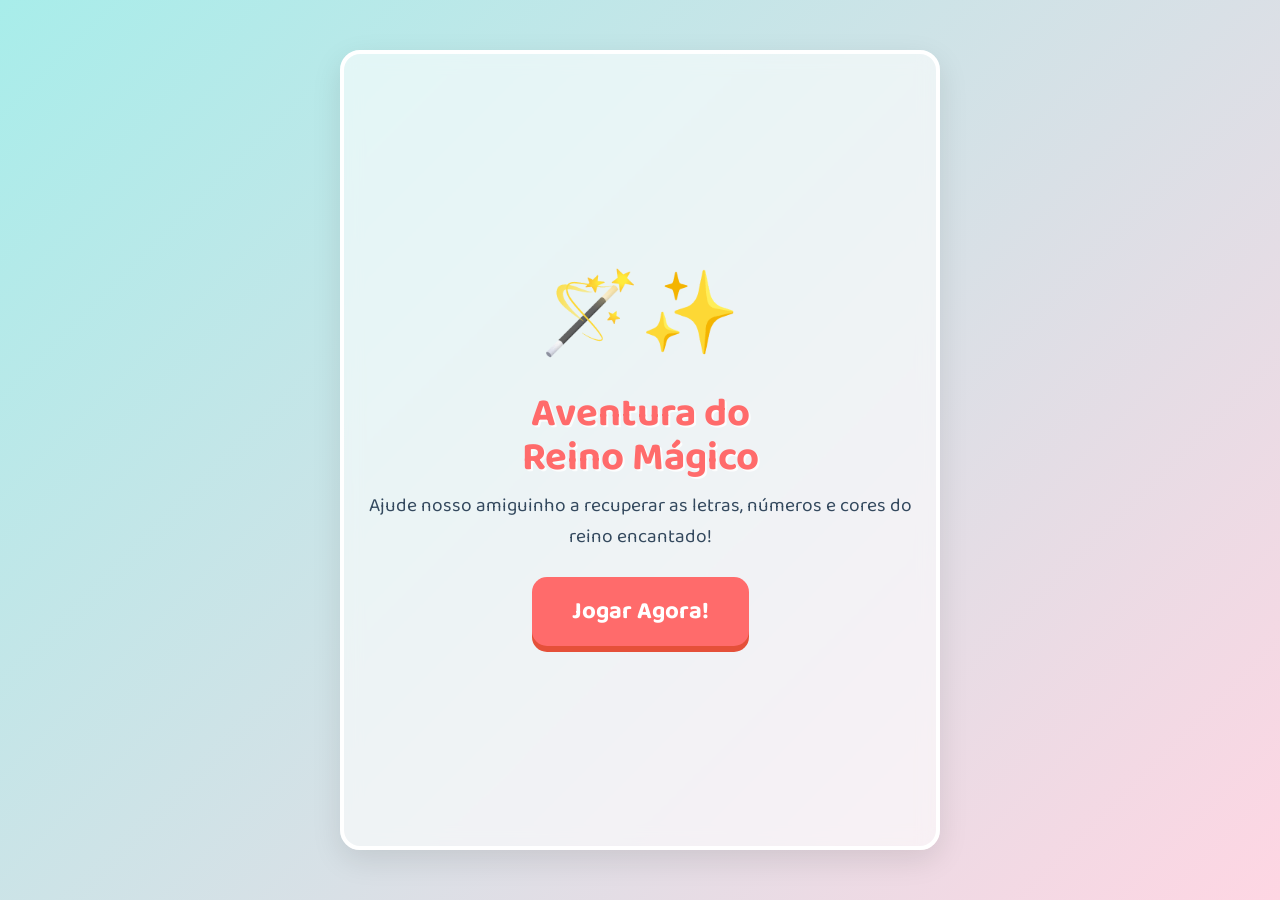
<file: index.html>
<!DOCTYPE html>
<html lang="pt-BR">
<head>
    <meta charset="UTF-8">
    <meta name="viewport" content="width=device-width, initial-scale=1.0">
    <title>Aventura do Reino Mágico</title>
    <meta name="description" content="Jogo educativo para crianças de 5 a 7 anos.">
    <!-- Fonte Google amigável e arredondada -->
    <link href="https://fonts.googleapis.com/css2?family=Baloo+2:wght@500;700;800&display=swap" rel="stylesheet">
    <link rel="stylesheet" href="./css/style.css">
</head>
<body>

    <!-- CONTAINER PRINCIPAL DO JOGO -->
    <div id="game-container">

        <!-- TELA INICIAL -->
        <div id="screen-start" class="screen active">
            <div class="mascot">🪄✨</div>
            <h1>Aventura do <br> Reino Mágico</h1>
            <p>Ajude nosso amiguinho a recuperar as letras, números e cores do reino encantado!</p>
            <button id="btn-start" class="btn-primary pulse">Jogar Agora!</button>
        </div>

        <!-- TELA DO JOGO (GAMEPLAY) -->
        <div id="screen-game" class="screen">
            <!-- CABEÇALHO COM FASE, PONTOS E VIDAS -->
            <header class="game-header">
                <div class="phase-info">Fase <span id="current-phase">1</span></div>
                <div class="score-info">Pontos: <span id="score">0</span></div>
                <div class="lives-info" id="lives">
                    <span class="heart">❤️</span>
                    <span class="heart">❤️</span>
                    <span class="heart">❤️</span>
                </div>
            </header>

            <!-- TEMPORIZADOR (visível nas fases difíceis) -->
            <div id="timer-container" class="hidden">
                <div id="timer-bar"></div>
            </div>

            <!-- ÁREA DA PERGUNTA/DESAFIO -->
            <main class="game-board">
                <h2 id="question-text">Qual letra começa MAÇÃ?</h2>
                <div id="question-visual" class="visual-area">
                    <!-- Onde vai a imagem/emoji ou cartas de memória -->
                    <span class="emoji-big">🍎</span>
                </div>

                <!-- BOTÕES DE OPÇÕES (respostas) -->
                <div id="options-container" class="options-grid">
                    <!-- Gerados via JavaScript -->
                </div>
            </main>
        </div>

        <!-- TELA DE GAME OVER -->
        <div id="screen-gameover" class="screen">
            <div class="mascot">😢</div>
            <h1>Puxa vida!</h1>
            <p>Os itens fugiram. Vamos tentar de novo?</p>
            <div class="final-score">Sua Pontuação: <span id="final-score-go">0</span></div>
            <button id="btn-restart-go" class="btn-primary">Tentar Novamente</button>
        </div>

        <!-- TELA DE VITÓRIA -->
        <div id="screen-victory" class="screen">
            <div class="mascot">🎉👑</div>
            <h1>Parabéns!</h1>
            <p>Você salvou o Reino Mágico recuperando tudo!</p>
            <div class="final-score">Sua Pontuação Máxima: <span id="final-score-vic">0</span></div>
            <button id="btn-restart-vic" class="btn-primary pulse">Jogar de Novo</button>
        </div>

    </div>

    <!-- Áudio nativo (somente scripts geradores para não depender de MP3 externo, conforme pedido em webgame Vanilla leve) -->
    <script src="./js/jogo.js"></script>
</body>
</html>
</file>
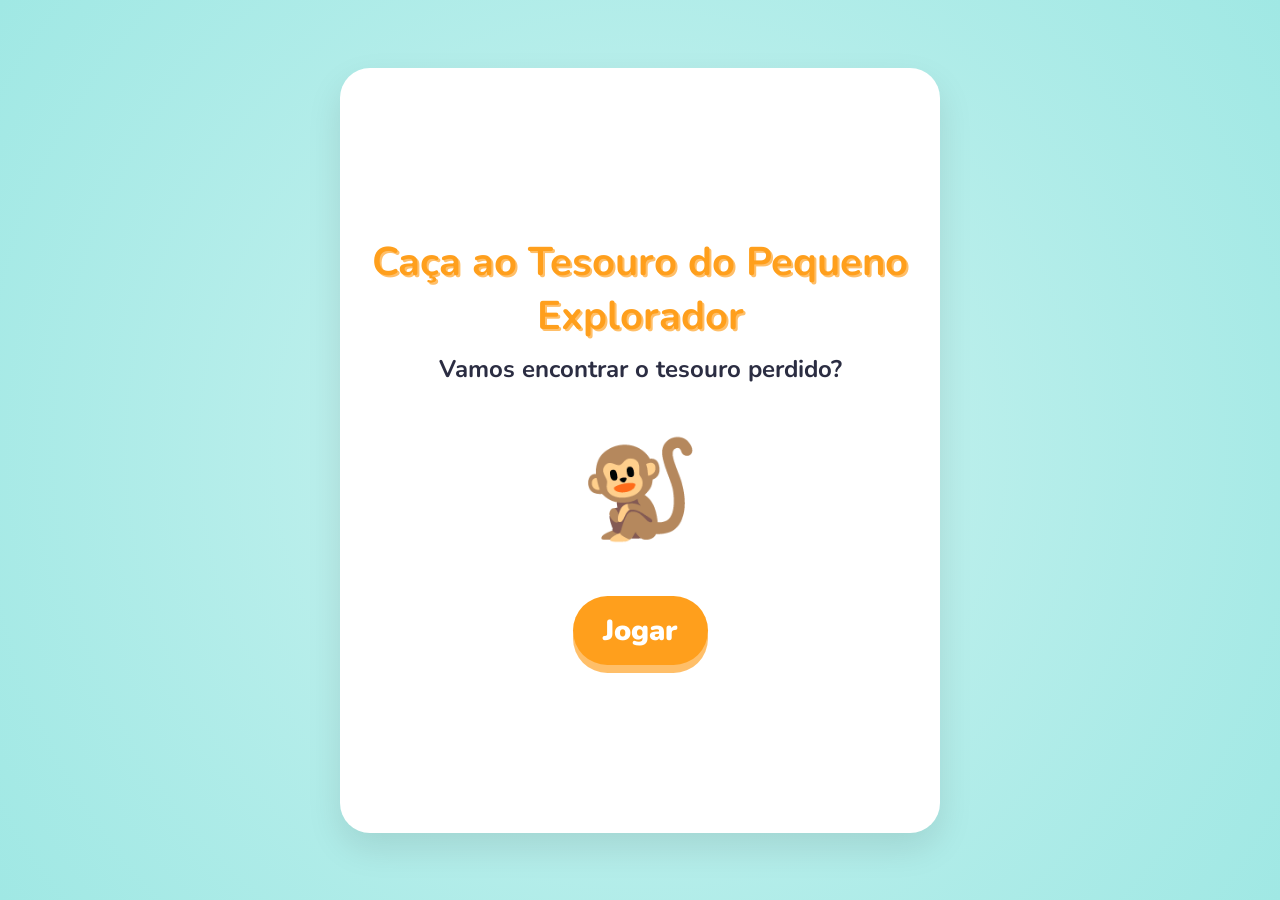
<file: quarta opcao/index.html>
<!DOCTYPE html>
<html lang="pt-br">
<head>
    <meta charset="UTF-8">
    <meta name="viewport" content="width=device-width, initial-scale=1.0">
    <title>Caça ao Tesouro do Pequeno Explorador</title>
    <link href="https://fonts.googleapis.com/css2?family=Nunito:wght@400;700;900&display=swap" rel="stylesheet">
    <link rel="stylesheet" href="./css/style.css">
</head>
<body>
    <div id="game-container">
        <!-- ÁREA DE DICAS AUTOMÁTICAS -->
        <div id="help-box" class="hidden">
            <span id="help-text">Observe com calma.</span>
        </div>

        <!-- TELA INICIAL -->
        <section id="screen-start" class="screen active">
            <h1>Caça ao Tesouro do Pequeno Explorador</h1>
            <p>Vamos encontrar o tesouro perdido?</p>
            <div class="mascot">🐒</div>
            <button class="btn btn-primary" onclick="startGame()">Jogar</button>
        </section>

        <!-- FASE 1: LETRAS MÁGICAS -->
        <section id="screen-phase-1" class="screen">
            <h2>Fase 1 - Letras Mágicas</h2>
            <div class="challenge-box">
                <p>Qual letra está faltando?</p>
                <div class="word-display">
                    <span>C</span> <span class="blank">_</span> <span>S</span> <span>A</span>
                </div>
            </div>
            <div class="options-grid">
                <button class="btn btn-option" onclick="checkAnswer(1, 'A')">A</button>
                <button class="btn btn-option" onclick="checkAnswer(1, 'O')">O</button>
                <button class="btn btn-option" onclick="checkAnswer(1, 'E')">E</button>
            </div>
        </section>

        <!-- FASE 2: CONTE O TESOURO -->
        <section id="screen-phase-2" class="screen">
            <h2>Fase 2 - Conte o Tesouro</h2>
            <div class="challenge-box">
                <p>Quantas moedas existem?</p>
                <div class="coins-display">
                    <span class="coin">🪙</span>
                    <span class="coin">🪙</span>
                    <span class="coin">🪙</span>
                </div>
            </div>
            <div class="options-grid">
                <button class="btn btn-option" onclick="checkAnswer(2, '2')">2</button>
                <button class="btn btn-option" onclick="checkAnswer(2, '3')">3</button>
                <button class="btn btn-option" onclick="checkAnswer(2, '4')">4</button>
            </div>
        </section>

        <!-- FASE 3: EMOÇÕES DO AMIGO -->
        <section id="screen-phase-3" class="screen">
            <h2>Fase 3 - Emoções do Amigo</h2>
            <div class="challenge-box">
                <p>Como o macaquinho está se sentindo?</p>
                <div class="emotion-display">😢</div>
            </div>
            <div class="options-grid">
                <button class="btn btn-option" onclick="checkAnswer(3, 'Feliz')">Feliz</button>
                <button class="btn btn-option" onclick="checkAnswer(3, 'Triste')">Triste</button>
                <button class="btn btn-option" onclick="checkAnswer(3, 'Bravo')">Bravo</button>
            </div>
        </section>

        <!-- FASE 4: LABIRINTO SIMPLES -->
        <section id="screen-phase-4" class="screen">
            <h2>Fase 4 - Abra o Caminho</h2>
            <div class="challenge-box">
                <p>Guie o macaquinho para o baú clicando na seta certa!</p>
                <div class="maze-display">
                    <span id="maze-character">🐒</span> 
                    <span class="path-dots">. . .</span> 
                    <span id="maze-treasure">📦</span>
                </div>
            </div>
            <div class="options-grid">
                <button class="btn btn-option" onclick="checkAnswer(4, 'Left')">⬅️</button>
                <button class="btn btn-option" onclick="checkAnswer(4, 'Right')">➡️</button>
            </div>
        </section>

        <!-- TELA FINAL -->
        <section id="screen-end" class="screen">
            <h1>Parabéns!</h1>
            <div class="mascot">🎉 👑 💎</div>
            <p>Você encontrou o tesouro grande do explorador!</p>
            <button class="btn btn-primary" onclick="resetGame()">Jogar Novamente</button>
        </section>
    </div>

    <!-- AUDIO EFFECTS -->
    <!-- Sound effects are visually simulated via CSS to avoid external dependencies, but logic allows easy addition -->

    <script src="./js/game.js"></script>
</body>
</html>
</file>
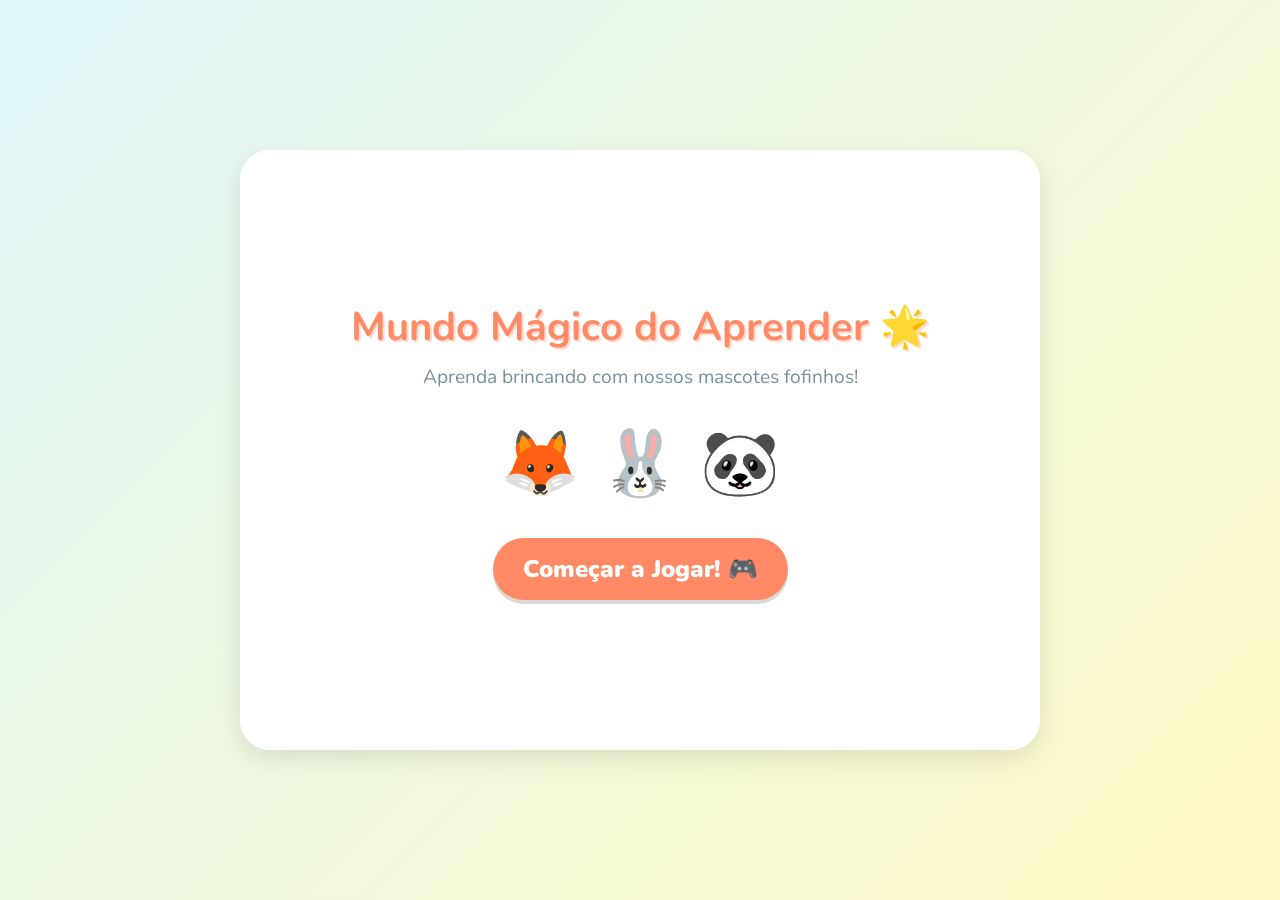
<file: segunda opcao/index.html>
<!DOCTYPE html>
<html lang="pt-BR">
<head>
    <meta charset="UTF-8">
    <meta name="viewport" content="width=device-width, initial-scale=1.0">
    <title>Mundo Mágico do Aprender</title>
    <link href="https://fonts.googleapis.com/css2?family=Nunito:wght@400;700;900&display=swap" rel="stylesheet">
    <link rel="stylesheet" href="css/style.css">
</head>
<body>
    <div id="game-container">
        <!-- Tela Inicial -->
        <div id="start-screen" class="screen active">
            <h1 class="bounce-text">Mundo Mágico do Aprender 🌟</h1>
            <p class="subtitle">Aprenda brincando com nossos mascotes fofinhos!</p>
            <div class="mascots-preview">
                <span class="mascot floating">🦊</span>
                <span class="mascot floating delay-1">🐰</span>
                <span class="mascot floating delay-2">🐼</span>
            </div>
            <button id="btn-start" class="btn-primary ripple">Começar a Jogar! 🎮</button>
        </div>

        <!-- Tela de Jogo -->
        <div id="gameplay-screen" class="screen">
            <div id="hud">
                <div class="hud-item hearts" id="lives">
                    ❤️ ❤️ ❤️
                </div>
                <div class="hud-item score-display">
                    ⭐ <span id="score">0</span>
                </div>
                <div class="hud-item phase-display">
                    Fase <span id="phase">1</span>: <span id="phase-name">Letras</span>
                </div>
                <div class="hud-item timer-display hidden" id="timer-container">
                    ⏳ <span id="timer">15</span>s
                </div>
            </div>

            <!-- Container Dinâmico das Fases -->
            <div id="phase-container">
                <div id="question-area">
                    <!-- O conteúdo da pergunta (ex: "A _ E L H A") vai aqui dinamicamente -->
                </div>
                <div id="options-area">
                    <!-- Os botões de opções vão aqui dinamicamente -->
                </div>
                <!-- Para a fase da memória -->
                <div id="memory-area" class="hidden">
                    <!-- Cartas da memória geradas em grid -->
                </div>
            </div>

            <div id="feedback-overlay" class="hidden">
                <span id="feedback-icon">🎉</span>
            </div>
        </div>

        <!-- Tela de Game Over -->
        <div id="game-over-screen" class="screen">
            <h1 class="shake-text">Puxa Vida! 🌧️</h1>
            <p>Você perdeu suas vidas, mas pode tentar de novo!</p>
            <p class="final-score">Sua pontuação: ⭐ <span id="final-score-lose">0</span></p>
            <button id="btn-restart-lose" class="btn-primary ripple">Tentar Novamente ♻️</button>
        </div>

        <!-- Tela de Vitória -->
        <div id="victory-screen" class="screen">
            <h1 class="bounce-text">Você Venceu! 🏆</h1>
            <p>Parabéns! Você recuperou a mágica do reino!</p>
            <div class="mascots-preview">
                <span class="mascot bounce">🎉</span>
                <span class="mascot bounce delay-1">🌟</span>
                <span class="mascot bounce delay-2">🎈</span>
            </div>
            <p class="final-score">Sua pontuação final: ⭐ <span id="final-score-win">0</span></p>
            <button id="btn-restart-win" class="btn-secondary ripple">Jogar de Novo ♻️</button>
        </div>
    </div>

    <!-- Efeitos sonoros serão gerados via AudioContext ou podemos usar pequenos sons base64/links se desejável, mas inicialmente o script cuidará do piano/beep -->

    <script src="js/game.js"></script>
</body>
</html>
</file>
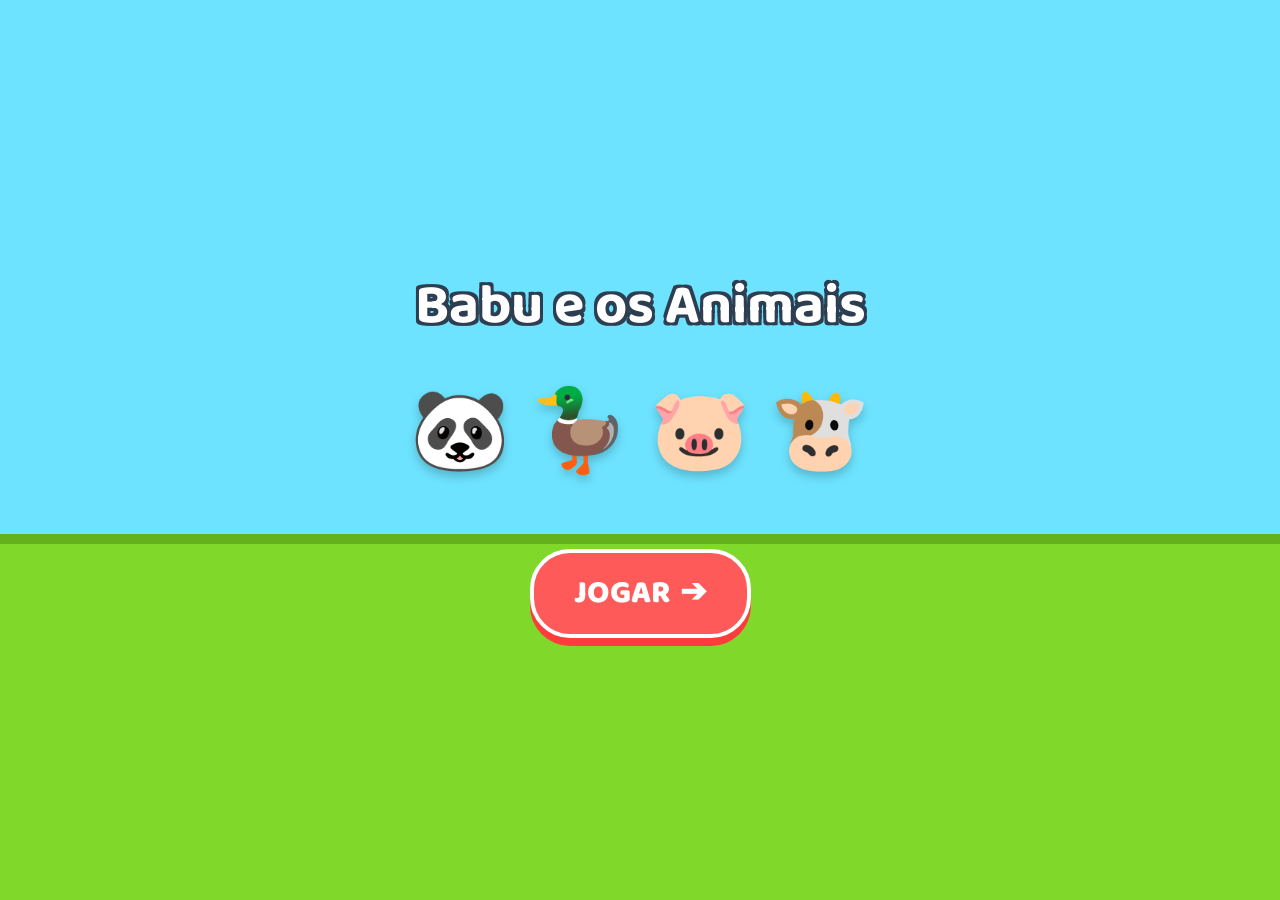
<file: terceira opcao/index.html>
<!DOCTYPE html>
<html lang="pt-BR">
<head>
    <meta charset="UTF-8">
    <meta name="viewport" content="width=device-width, initial-scale=1.0, maximum-scale=1.0, user-scalable=no">
    <title>Babu e os Animais</title>
    <!-- Fonte Infantil (Baloo 2) -->
    <link rel="preconnect" href="https://fonts.googleapis.com">
    <link rel="preconnect" href="https://fonts.gstatic.com" crossorigin>
    <link href="https://fonts.googleapis.com/css2?family=Baloo+2:wght@500;700;800&display=swap" rel="stylesheet">
    <link rel="stylesheet" href="css/style.css">
</head>
<body>

    <!-- Fundo Cenário -->
    <div class="scenery">
        <div class="sky"></div>
        <div class="grass"></div>
    </div>

    <div class="game-container">
        
        <!-- Tela Inicial -->
        <section id="screen-start" class="screen active">
            <h1 class="title">Babu e os Animais</h1>
            
            <div class="characters-showcase">
                <div class="character bounce-anim" id="babu">🐼</div>
                <div class="character bobbing-anim delay-1">🦆</div>
                <div class="character bobbing-anim delay-2">🐷</div>
                <div class="character bobbing-anim delay-3">🐮</div>
            </div>

            <button id="btn-play" class="primary-btn">
                JOGAR <span class="icon">➔</span>
            </button>
        </section>

        <!-- Nível 1: Identificação e Som -->
        <section id="screen-level-1" class="screen hidden">
            <h2 class="level-title">Que som é esse?</h2>
            
            <div class="animals-row">
                <div class="animal-card clickable" data-animal="pato">
                    <div class="animal-img">🦆</div>
                </div>
                <div class="animal-card clickable" data-animal="porco">
                    <div class="animal-img">🐷</div>
                </div>
                <div class="animal-card clickable" data-animal="vaca">
                    <div class="animal-img">🐮</div>
                </div>
            </div>

            <div class="feedback-container" id="feedback-level-1"></div>
        </section>

        <!-- Nível 2: O que eles comem? (Drag & Drop) -->
        <section id="screen-level-2" class="screen hidden">
            <h2 class="level-title">O que eles comem?</h2>
            
            <!-- Zona de Drop -->
            <div class="animals-row drop-zones">
                <div class="animal-card receiver" data-accept="pato">
                    <div class="animal-img">🦆</div>
                    <div class="mouth-zone"></div>
                </div>
                <div class="animal-card receiver" data-accept="porco">
                    <div class="animal-img">🐷</div>
                    <div class="mouth-zone"></div>
                </div>
                <div class="animal-card receiver" data-accept="vaca">
                    <div class="animal-img">🐮</div>
                    <div class="mouth-zone"></div>
                </div>
            </div>

            <div class="separator-line"></div>

            <!-- Itens Arrastáveis -->
            <div class="foods-row" id="foods-container">
                <div class="food-item draggable" draggable="true" data-food="vaca">
                    <div class="food-img">🌾</div>
                </div>
                <div class="food-item draggable" draggable="true" data-food="porco">
                    <div class="food-img">🍎</div>
                </div>
                <div class="food-item draggable" draggable="true" data-food="pato">
                    <div class="food-img">🍞</div>
                </div>
            </div>
            
            <div class="feedback-container" id="feedback-level-2"></div>
        </section>

        <!-- Tela Final -->
        <section id="screen-end" class="screen hidden">
            <h1 class="title success-title">PARABÉNS!</h1>
            
            <div class="characters-showcase">
                <div class="character jump-anim" id="babu-end">🐼</div>
                <div class="character jump-anim delay-1">🦆</div>
                <div class="character jump-anim delay-2">🐷</div>
                <div class="character jump-anim delay-3">🐮</div>
            </div>

            <button id="btn-replay" class="primary-btn">
                REPETIR <span class="icon">↺</span>
            </button>
        </section>

    </div>

    <!-- Container do Confete Dinâmico Gerado via JS -->
    <div id="confetti-container"></div>

    <script src="js/game.js"></script>
</body>
</html>
</file>
<file: css/style.css>
/* style.css - Estilização do Jogo "Aventura do Reino Mágico" */

/* Configurações Globais */
:root {
    --primary-color: #ff6b6b;
    --secondary-color: #4ecdc4;
    --accent-color: #ffe66d;
    --background-color: #f7fff7;
    --text-color: #2c3e50;
    --btn-shadow: #e55039;
    --btn-shadow-secondary: #00b894;
    --card-bg: #fff;
    --border-radius: 20px;
}

* {
    box-sizing: border-box;
    margin: 0;
    padding: 0;
    user-select: none; /* Previne seleção de texto acidental por crianças */
}

body {
    font-family: 'Baloo 2', cursive, sans-serif;
    background: linear-gradient(135deg, #a8edea 0%, #fed6e3 100%);
    color: var(--text-color);
    display: flex;
    justify-content: center;
    align-items: center;
    min-height: 100vh;
    overflow: hidden; /* Evitar rolagem na tela inteira */
}

/* Container do Jogo (Simula uma tela de aplicativo ou tablet) */
#game-container {
    width: 100%;
    max-width: 600px; /* Tamanho ótimo para tablets/celulares */
    height: 100vh;
    max-height: 800px;
    background-color: rgba(255, 255, 255, 0.6);
    backdrop-filter: blur(10px); /* Efeito "Glassmorphism" suave */
    box-shadow: 0 10px 30px rgba(0, 0, 0, 0.1);
    border-radius: var(--border-radius);
    position: relative;
    overflow: hidden;
    display: flex;
    flex-direction: column;
}

@media (min-width: 650px) {
    #game-container {
        height: 90vh; /* Se a tela for de PC, desgruda das bordas verticais */
        border: 4px solid #fff;
    }
}

/* Telas (Screens) */
.screen {
    display: none; /* Escondidas por padrão */
    flex-direction: column;
    align-items: center;
    justify-content: center;
    width: 100%;
    height: 100%;
    padding: 20px;
    text-align: center;
    animation: fadeIn 0.5s ease-in-out;
}

.screen.active {
    display: flex; /* Ativa e mostra */
}

/* Tipografia */
h1 {
    font-size: 2.5rem;
    color: var(--primary-color);
    text-shadow: 2px 2px 0px rgba(255, 255, 255, 0.8);
    margin-bottom: 10px;
    line-height: 1.1;
}

h2 {
    font-size: 1.8rem;
    color: var(--text-color);
    margin-bottom: 15px;
}

p {
    font-size: 1.2rem;
    margin-bottom: 25px;
    color: #34495e;
}

/* Mascotes e Elementos Visuais */
.mascot {
    font-size: 5rem;
    margin-bottom: 10px;
    animation: floating 3s ease-in-out infinite;
}

.visual-area {
    min-height: 120px;
    display: flex;
    justify-content: center;
    align-items: center;
    margin-bottom: 20px;
    gap: 10px; /* Para as Fases de Números e Memória */
    flex-wrap: wrap;
}

.emoji-big {
    font-size: 6rem;
    filter: drop-shadow(2px 4px 6px rgba(0,0,0,0.15));
}

/* Botões Infantis */
.btn-primary, .btn-option {
    font-family: inherit;
    font-weight: 700;
    cursor: pointer;
    border: none;
    border-radius: 15px;
    transition: transform 0.1s, box-shadow 0.1s, background-color 0.2s;
    outline: none;
}

.btn-primary {
    background-color: var(--primary-color);
    color: white;
    font-size: 1.5rem;
    padding: 15px 40px;
    box-shadow: 0 6px 0 var(--btn-shadow);
}

.btn-primary:active {
    transform: translateY(6px);
    box-shadow: 0 0px 0 var(--btn-shadow);
}

.options-grid {
    display: grid;
    grid-template-columns: repeat(2, 1fr);
    gap: 15px;
    width: 100%;
    max-width: 400px;
}

.btn-option {
    background-color: white;
    color: var(--text-color);
    font-size: 1.5rem;
    padding: 20px 10px;
    border: 3px solid #eee;
    box-shadow: 0 6px 0 #ddd;
    display: flex;
    justify-content: center;
    align-items: center;
}

.btn-option:active {
    transform: translateY(6px);
    box-shadow: 0 0px 0 #ddd;
}

.btn-option.correct {
    background-color: var(--secondary-color);
    color: white;
    border-color: var(--secondary-color);
    box-shadow: 0 6px 0 var(--btn-shadow-secondary);
}

.btn-option.wrong {
    background-color: #ff4757;
    color: white;
    border-color: #ff4757;
    box-shadow: 0 6px 0 #c0392b;
    animation: shake 0.4s;
}

/* UI Gameplay (Cabeçalho) */
.game-header {
    width: 100%;
    display: flex;
    justify-content: space-between;
    align-items: center;
    padding: 15px;
    background-color: rgba(255, 255, 255, 0.8);
    border-radius: 15px;
    margin-bottom: 20px;
    font-weight: 700;
    font-size: 1.2rem;
    box-shadow: 0 4px 10px rgba(0,0,0,0.05);
}

.phase-info { color: var(--primary-color); }
.score-info { color: var(--secondary-color); }
.lives-info { display: flex; gap: 5px; }

.heart {
    font-size: 1.5rem;
    transition: opacity 0.3s;
}
.heart.lost {
    opacity: 0.2;
    filter: grayscale(100%);
}

/* Color Box (Fase Cores) */
.color-box {
    width: 120px;
    height: 120px;
    border-radius: 50%; /* Balão/Círculo */
    border: 4px solid #fff;
    box-shadow: 0 10px 20px rgba(0,0,0,0.1);
}

/* Jogo da Memória (Fase 4) */
.memory-grid {
    display: grid;
    grid-template-columns: repeat(3, 1fr);
    gap: 10px;
    width: 100%;
    max-width: 350px;
}

.memory-card {
    background-color: var(--accent-color);
    height: 80px;
    border-radius: 10px;
    display: flex;
    justify-content: center;
    align-items: center;
    font-size: 2.5rem;
    cursor: pointer;
    box-shadow: 0 4px 0 #d4c042;
    transition: transform 0.3s cubic-bezier(0.175, 0.885, 0.32, 1.275);
}

.memory-card.flipped {
    background-color: white;
    box-shadow: 0 2px 5px rgba(0,0,0,0.1);
    transform: rotateY(180deg); /* Efeito 3D */
}

.memory-card .emoji {
    display: none;
    transform: rotateY(180deg); /* Corrige direção se o card virar */
}

.memory-card.flipped .emoji,
.memory-card.matched .emoji {
    display: block;
}

.memory-card.matched {
    background-color: #dff9fb;
    cursor: default;
    opacity: 0.8;
}

/* Temporizador */
#timer-container {
    width: 100%;
    height: 15px;
    background-color: #eee;
    border-radius: 10px;
    margin-bottom: 15px;
    overflow: hidden;
}

#timer-bar {
    height: 100%;
    width: 100%;
    background-color: var(--secondary-color);
    transition: width 0.1s linear;
}
#timer-bar.warning { background-color: #f39c12; }
#timer-bar.danger { background-color: #e74c3c; }

/* Utilitários */
.hidden { display: none !important; }

/* Animações Keyframes */
@keyframes fadeIn {
    from { opacity: 0; transform: translateY(20px); }
    to { opacity: 1; transform: translateY(0); }
}

@keyframes pulse {
    0% { transform: scale(1); }
    50% { transform: scale(1.05); }
    100% { transform: scale(1); }
}
.pulse { animation: pulse 2s infinite; }

@keyframes floating {
    0% { transform: translateY(0); }
    50% { transform: translateY(-10px); }
    100% { transform: translateY(0); }
}

@keyframes shake {
    0%, 100% { transform: translateX(0); }
    25% { transform: translateX(-5px); }
    50% { transform: translateX(5px); }
    75% { transform: translateX(-5px); }
}
</file>
<file: quarta opcao/css/style.css>
:root {
    --primary-color: #FF9F1C;
    --secondary-color: #2EC4B6;
    --background-color: #CBF3F0;
    --text-color: #2B2D42;
    --button-shadow: #FFBF69;
    --card-bg: #FFFFFF;
    --error-color: #FF5A5F;
    --success-color: #4CAF50;
}

* {
    box-sizing: border-box;
    margin: 0;
    padding: 0;
    font-family: 'Nunito', sans-serif;
}

body {
    background-color: var(--background-color);
    display: flex;
    justify-content: center;
    align-items: center;
    min-height: 100vh;
    color: var(--text-color);
    background-image: radial-gradient(circle, #CBF3F0 0%, #a0e8e4 100%);
    overflow: hidden;
}

#game-container {
    background-color: var(--card-bg);
    width: 90%;
    max-width: 600px;
    height: 85vh;
    border-radius: 30px;
    box-shadow: 0 15px 35px rgba(0,0,0,0.1);
    position: relative;
    overflow: hidden;
    display: flex;
    flex-direction: column;
}

.screen {
    display: none;
    flex-direction: column;
    justify-content: center;
    align-items: center;
    height: 100%;
    padding: 30px;
    text-align: center;
    animation: fadeIn 0.5s ease-in-out;
}

.screen.active {
    display: flex;
}

@keyframes fadeIn {
    from { opacity: 0; transform: translateY(20px); }
    to { opacity: 1; transform: translateY(0); }
}

h1 {
    font-size: 2.5rem;
    color: var(--primary-color);
    margin-bottom: 10px;
    text-shadow: 2px 2px 0px var(--button-shadow);
}

h2 {
    font-size: 2rem;
    color: var(--secondary-color);
    margin-bottom: 20px;
}

p {
    font-size: 1.5rem;
    margin-bottom: 20px;
    font-weight: 700;
}

.mascot {
    font-size: 6rem;
    margin: 20px 0;
    animation: bounce 2s infinite;
}

@keyframes bounce {
    0%, 100% { transform: translateY(0); }
    50% { transform: translateY(-15px); }
}

/* BOX DE DESAFIOS */
.challenge-box {
    background-color: #F8F9FA;
    border: 4px dashed var(--secondary-color);
    border-radius: 20px;
    padding: 20px;
    width: 100%;
    margin-bottom: 30px;
}

.word-display {
    font-size: 4rem;
    font-weight: 900;
    letter-spacing: 10px;
    color: var(--text-color);
}

.word-display .blank {
    color: var(--error-color);
    border-bottom: 5px solid var(--error-color);
}

.coins-display {
    font-size: 4rem;
    margin: 10px 0;
}

.emotion-display {
    font-size: 6rem;
}

.maze-display {
    font-size: 3rem;
    display: flex;
    align-items: center;
    justify-content: center;
    gap: 10px;
}

.path-dots {
    color: #CCC;
    font-weight: bold;
}

/* BOTÕES BEM GRANDES E ARREDONDADOS */
.btn {
    border: none;
    border-radius: 50px;
    padding: 15px 30px;
    font-size: 1.8rem;
    font-weight: 900;
    cursor: pointer;
    transition: all 0.2s;
    box-shadow: 0 8px 0px rgba(0,0,0,0.1);
}

.btn:active {
    transform: translateY(8px);
    box-shadow: 0 0px 0px rgba(0,0,0,0.1);
}

.btn-primary {
    background-color: var(--primary-color);
    color: white;
    box-shadow: 0 8px 0px var(--button-shadow);
    margin-top: 20px;
}

.options-grid {
    display: flex;
    gap: 15px;
    flex-wrap: wrap;
    justify-content: center;
}

.btn-option {
    background-color: var(--secondary-color);
    color: white;
    box-shadow: 0 8px 0px #1ba699;
    min-width: 100px;
}

/* ANIMAÇÕES DE FEEDBACK */
.wrong-answer {
    animation: shake 0.5s ease-in-out;
}

@keyframes shake {
    0%, 100% { transform: translateX(0); }
    25% { transform: translateX(-10px); }
    50% { transform: translateX(10px); }
    75% { transform: translateX(-10px); }
}

.correct-answer {
    background-color: var(--success-color) !important;
    box-shadow: 0 8px 0px #388E3C !important;
    animation: pulse 0.5s;
}

@keyframes pulse {
    0% { transform: scale(1); }
    50% { transform: scale(1.1); }
    100% { transform: scale(1); }
}

/* SISTEMA DE AJUDA */
#help-box {
    position: absolute;
    top: 20px;
    right: 20px;
    left: 20px;
    background-color: #FFF3CD;
    border: 3px solid #FFEEBA;
    color: #856404;
    padding: 15px;
    border-radius: 15px;
    font-size: 1.2rem;
    font-weight: bold;
    text-align: center;
    z-index: 100;
    box-shadow: 0 4px 6px rgba(0,0,0,0.1);
    transition: all 0.3s ease;
}

#help-box.hidden {
    transform: translateY(-150%);
    opacity: 0;
}

/* RESPONSIVO MOBILE */
@media (max-width: 480px) {
    h1 { font-size: 2rem; }
    h2 { font-size: 1.5rem; }
    .btn { font-size: 1.5rem; padding: 10px 20px; }
    .word-display { font-size: 3rem; }
    .coins-display { font-size: 3rem; }
    .emotion-display { font-size: 4rem; }
    .maze-display { font-size: 2rem; }
}
</file>
<file: segunda opcao/css/style.css>
:root {
    --bg-primary: #e0f7fa;
    --bg-secondary: #fff9c4;
    --card-bg: #ffffff;
    --text-main: #37474f;
    --primary-color: #ff8a65;
    --secondary-color: #4dd0e1;
    --error-color: #e57373;
    --success-color: #81c784;
    --shadow: 0 8px 24px rgba(0,0,0,0.1);
    --btn-shadow: 0 4px 0px rgba(0,0,0,0.15);
}

* {
    margin: 0;
    padding: 0;
    box-sizing: border-box;
    font-family: 'Nunito', sans-serif;
    user-select: none;
}

body {
    background: linear-gradient(135deg, var(--bg-primary) 0%, var(--bg-secondary) 100%);
    min-height: 100vh;
    display: flex;
    justify-content: center;
    align-items: center;
    color: var(--text-main);
    overflow: hidden;
}

#game-container {
    width: 100%;
    max-width: 800px;
    height: 90vh;
    max-height: 600px;
    background-color: var(--card-bg);
    border-radius: 30px;
    box-shadow: var(--shadow);
    position: relative;
    overflow: hidden;
    display: flex;
    flex-direction: column;
}

.screen {
    position: absolute;
    top: 0;
    left: 0;
    width: 100%;
    height: 100%;
    display: flex;
    flex-direction: column;
    justify-content: center;
    align-items: center;
    text-align: center;
    padding: 20px;
    opacity: 0;
    pointer-events: none;
    transition: opacity 0.5s ease-in-out, transform 0.5s ease;
    transform: scale(0.95);
    background: rgba(255, 255, 255, 0.9);
    z-index: 10;
}

.screen.active {
    opacity: 1;
    pointer-events: all;
    transform: scale(1);
    z-index: 20;
}

#gameplay-screen {
    justify-content: flex-start;
    background: transparent;
}

/* Typography & Text Efx */
h1 {
    font-size: 2.5rem;
    color: var(--primary-color);
    margin-bottom: 10px;
    text-shadow: 2px 2px 0px rgba(255, 138, 101, 0.3);
}

.subtitle {
    font-size: 1.2rem;
    color: #78909c;
    margin-bottom: 30px;
}

/* Buttons */
button {
    border: none;
    padding: 15px 30px;
    font-size: 1.5rem;
    font-weight: 900;
    border-radius: 50px;
    cursor: pointer;
    transition: all 0.2s;
    box-shadow: var(--btn-shadow);
}

.btn-primary {
    background-color: var(--primary-color);
    color: white;
}

.btn-primary:hover {
    background-color: #ff7043;
    transform: translateY(-2px);
    box-shadow: 0 6px 0px rgba(0,0,0,0.15);
}

.btn-primary:active {
    transform: translateY(2px);
    box-shadow: 0 2px 0px rgba(0,0,0,0.15);
}

.btn-secondary {
    background-color: var(--secondary-color);
    color: white;
}

/* Animations */
.bounce-text { animation: bounce 2s infinite; }
.shake-text { animation: shake 1s infinite alternate; }
.floating { animation: float 3s ease-in-out infinite; }
.delay-1 { animation-delay: 0.5s; }
.delay-2 { animation-delay: 1s; }

@keyframes bounce {
    0%, 20%, 50%, 80%, 100% { transform: translateY(0); }
    40% { transform: translateY(-20px); }
    60% { transform: translateY(-10px); }
}

@keyframes float {
    0% { transform: translateY(0px) rotate(0deg); }
    50% { transform: translateY(-15px) rotate(5deg); }
    100% { transform: translateY(0px) rotate(0deg); }
}

@keyframes shake {
    0% { transform: translateX(0); }
    25% { transform: translateX(-5px) rotate(-1deg); }
    75% { transform: translateX(5px) rotate(1deg); }
    100% { transform: translateX(0); }
}

@keyframes popIn {
    0% { transform: scale(0); opacity: 0; }
    80% { transform: scale(1.1); opacity: 1; }
    100% { transform: scale(1); opacity: 1; }
}

.mascots-preview {
    font-size: 4rem;
    margin-bottom: 30px;
    display: flex;
    gap: 20px;
}

.mascot {
    display: inline-block;
}

/* HUD System */
#hud {
    width: 100%;
    display: flex;
    justify-content: space-between;
    align-items: center;
    padding: 15px 20px;
    background-color: rgba(255, 255, 255, 0.8);
    border-radius: 20px;
    margin-bottom: 20px;
    box-shadow: 0 4px 15px rgba(0,0,0,0.05);
    font-size: 1.2rem;
    font-weight: bold;
}

.hearts {
    color: #ff5252;
    letter-spacing: 2px;
}

.phase-display {
    color: var(--secondary-color);
}

.timer-display {
    color: var(--error-color);
    font-weight: 900;
}

.hidden {
    display: none !important;
}

/* Gameplay Area */
#phase-container {
    width: 100%;
    flex: 1;
    display: flex;
    flex-direction: column;
    justify-content: center;
    align-items: center;
}

#question-area {
    font-size: 3rem;
    font-weight: 900;
    margin-bottom: 30px;
    color: var(--text-main);
    display: flex;
    flex-wrap: wrap;
    justify-content: center;
    gap: 10px;
    animation: popIn 0.5s ease-out;
}

/* Phase specifics */
.letter-box {
    width: 60px;
    height: 60px;
    background: #e0e0e0;
    border-radius: 15px;
    display: flex;
    justify-content: center;
    align-items: center;
    box-shadow: inset 0 -4px 0 rgba(0,0,0,0.1);
    color: var(--primary-color);
}

.letter-box.filled {
    background: var(--bg-secondary);
}

.item-emoji {
    font-size: 5rem;
    filter: drop-shadow(0 10px 10px rgba(0,0,0,0.2));
}

#options-area {
    display: flex;
    gap: 15px;
    flex-wrap: wrap;
    justify-content: center;
    width: 100%;
    padding: 0 20px;
}

.option-btn {
    background-color: white;
    border: 3px solid #e0e0e0;
    color: var(--text-main);
    font-size: 1.8rem;
    font-weight: 800;
    padding: 15px 30px;
    border-radius: 20px;
    cursor: pointer;
    transition: all 0.2s;
    min-width: 100px;
}

.option-btn:hover {
    border-color: var(--secondary-color);
    transform: scale(1.05);
    background-color: var(--bg-primary);
}

.option-btn.correct {
    background-color: var(--success-color);
    color: white;
    border-color: var(--success-color);
    animation: popIn 0.3s;
}

.option-btn.wrong {
    background-color: var(--error-color);
    color: white;
    border-color: var(--error-color);
    animation: shake 0.3s;
}

/* Memory Game Grid */
#memory-area {
    display: grid;
    grid-template-columns: repeat(3, 1fr);
    gap: 15px;
    width: 90%;
    max-width: 400px;
}

.memory-card {
    background: var(--secondary-color);
    height: 100px;
    border-radius: 15px;
    display: flex;
    justify-content: center;
    align-items: center;
    font-size: 3rem;
    cursor: pointer;
    box-shadow: 0 5px 0px rgba(0,0,0,0.1);
    transition: transform 0.3s, background 0.3s;
}

.memory-card span {
    opacity: 0;
    transition: opacity 0.3s;
}

.memory-card.flipped {
    background: white;
    transform: rotateY(180deg);
}

.memory-card.flipped span {
    opacity: 1;
    transform: rotateY(180deg);
}

.memory-card.matched {
    background: var(--success-color);
    cursor: default;
}

/* Feedback Overlay */
#feedback-overlay {
    position: absolute;
    top: 50%;
    left: 50%;
    transform: translate(-50%, -50%);
    font-size: 8rem;
    z-index: 100;
    pointer-events: none;
    animation: popInOut 1s forwards;
}

@keyframes popInOut {
    0% { transform: translate(-50%, -50%) scale(0); opacity: 0; }
    50% { transform: translate(-50%, -50%) scale(1.2); opacity: 1; }
    100% { transform: translate(-50%, -50%) scale(1); opacity: 0; }
}

@media (max-width: 600px) {
    h1 { font-size: 1.8rem; }
    .option-btn { font-size: 1.2rem; padding: 10px 20px; }
    #memory-area { grid-template-columns: repeat(2, 1fr); gap: 10px; }
    .item-emoji { font-size: 4rem; }
    .mascots-preview { font-size: 3rem; }
}
</file>
<file: terceira opcao/css/style.css>
/* =========================================
   VARIÁVEIS DE CORES VIBRANTES
   ========================================= */
:root {
    --color-sky: #6DE3FF;
    --color-grass: #7FD82A;
    --color-grass-dark: #63B21D;
    --color-btn-primary: #FF5A5A;
    --color-btn-hover: #FF3C3C;
    --color-text: #2C3E50;
    --color-white: #FFFFFF;
    --color-card-bg: #FFFFFF;
    --color-card-border: #FFD23F;
    --color-success: #FFD23F;
}

* {
    margin: 0;
    padding: 0;
    box-sizing: border-box;
    font-family: 'Baloo 2', cursive, sans-serif;
    user-select: none; /* Impede seleção de texto acidental pelas crianças */
}

body {
    overflow: hidden; /* Evita rolagens indesejadas */
    background-color: var(--color-sky);
    height: 100vh;
    width: 100vw;
    display: flex;
    justify-content: center;
    align-items: center;
}

/* =========================================
   CENÁRIO FUNDO (Céu e Grama)
   ========================================= */
.scenery {
    position: absolute;
    top: 0;
    left: 0;
    width: 100%;
    height: 100%;
    z-index: -1;
    display: flex;
    flex-direction: column;
}

.sky {
    flex: 6;
    background-color: var(--color-sky);
    position: relative;
}

/* Nuvens simplificadas (bolinhas animadas no céu) */
.sky::before, .sky::after {
    content: '☁️';
    position: absolute;
    font-size: 80px;
    opacity: 0.8;
    animation: drift 30s linear infinite;
    top: 10%;
    left: -100px;
}
.sky::after {
    font-size: 60px;
    animation-duration: 45s;
    animation-delay: -15s;
    top: 30%;
}

@keyframes drift {
    0% { transform: translateX(0); }
    100% { transform: translateX(110vw); }
}

.grass {
    flex: 4;
    background-color: var(--color-grass);
    border-top: 10px solid var(--color-grass-dark);
}

/* =========================================
   CONTAINER DO JOGO E TELAS
   ========================================= */
.game-container {
    width: 100%;
    max-width: 800px;
    height: 100%;
    max-height: 600px;
    position: relative;
    display: flex;
    justify-content: center;
    align-items: center;
    padding: 20px;
}

.screen {
    width: 100%;
    height: 100%;
    display: flex;
    flex-direction: column;
    justify-content: center;
    align-items: center;
    text-align: center;
    transition: opacity 0.5s ease-in-out, transform 0.5s ease;
    position: absolute;
}

.screen.hidden {
    opacity: 0;
    pointer-events: none;
    transform: scale(0.9);
    z-index: 0;
}

.screen.active {
    opacity: 1;
    pointer-events: all;
    transform: scale(1);
    z-index: 10;
}

/* =========================================
   TEXTOS E TÍTULOS
   ========================================= */
.title {
    font-size: 3.5rem;
    color: var(--color-white);
    text-shadow: 3px 3px 0 var(--color-text),
                 -3px -3px 0 var(--color-text),
                 3px -3px 0 var(--color-text),
                 -3px 3px 0 var(--color-text);
    margin-bottom: 20px;
}

.level-title {
    font-size: 2.5rem;
    color: var(--color-text);
    background: var(--color-white);
    padding: 10px 30px;
    border-radius: 50px;
    border: 4px solid var(--color-card-border);
    margin-bottom: 40px;
    box-shadow: 0 5px 15px rgba(0,0,0,0.1);
}

/* =========================================
   BOTÕES
   ========================================= */
.primary-btn {
    background-color: var(--color-btn-primary);
    color: var(--color-white);
    border: 4px solid var(--color-white);
    border-radius: 40px;
    padding: 15px 40px;
    font-size: 2rem;
    font-weight: 800;
    cursor: pointer;
    box-shadow: 0 8px 0 var(--color-btn-hover);
    transition: all 0.2s;
    display: flex;
    align-items: center;
    gap: 10px;
    margin-top: 30px;
}

.primary-btn:active {
    transform: translateY(8px);
    box-shadow: 0 0 0 var(--color-btn-hover);
}

/* =========================================
   ELEMENTOS DE PERSONAGENS (Emojis Grandes)
   ========================================= */
.characters-showcase {
    display: flex;
    justify-content: center;
    gap: 20px;
    margin-bottom: 20px;
}

.character {
    font-size: 5rem;
    filter: drop-shadow(0 5px 5px rgba(0,0,0,0.2));
}

/* Animações dos Personagens */
.bounce-anim {
    animation: bounce 2s infinite ease-in-out;
}
.bobbing-anim {
    animation: bobbing 3s infinite ease-in-out;
}
.jump-anim {
    animation: bounce 1s infinite;
}

.delay-1 { animation-delay: 0.2s; }
.delay-2 { animation-delay: 0.4s; }
.delay-3 { animation-delay: 0.6s; }

@keyframes bounce {
    0%, 100% { transform: translateY(0); }
    50% { transform: translateY(-20px); }
}

@keyframes bobbing {
    0%, 100% { transform: translateY(0) rotate(0deg); }
    25% { transform: translateY(-5px) rotate(-5deg); }
    75% { transform: translateY(5px) rotate(5deg); }
}

/* =========================================
   CARTÕES DE ANIMAIS (Nível 1 e 2)
   ========================================= */
.animals-row, .foods-row {
    display: flex;
    justify-content: center;
    gap: 30px;
    width: 100%;
}

.animal-card {
    background-color: var(--color-card-bg);
    border: 6px solid var(--color-card-border);
    border-radius: 30px;
    padding: 20px;
    width: 140px;
    height: 140px;
    display: flex;
    justify-content: center;
    align-items: center;
    box-shadow: 0 10px 0 rgba(0,0,0,0.1);
    transition: transform 0.2s, box-shadow 0.2s;
    position: relative;
}

.animal-img {
    font-size: 5rem;
}

.clickable {
    cursor: pointer;
}

.clickable:hover {
    transform: scale(1.1);
}

.clickable:active {
    transform: scale(0.95);
}

.animal-card.correct-highlight {
    animation: correctPulse 1s alternate infinite;
    border-color: var(--color-success);
}

@keyframes correctPulse {
    0% { transform: scale(1); box-shadow: 0 0 10px var(--color-success); }
    100% { transform: scale(1.05); box-shadow: 0 0 30px var(--color-success); }
}

/* =========================================
   NÍVEL 2 (DRAG AND DROP)
   ========================================= */
.separator-line {
    width: 80%;
    height: 4px;
    background-color: rgba(255,255,255,0.5);
    margin: 40px 0;
    border-radius: 5px;
}

.food-item {
    background: var(--color-white);
    border: 4px dashed #ccc;
    border-radius: 50%;
    width: 100px;
    height: 100px;
    display: flex;
    justify-content: center;
    align-items: center;
    cursor: grab;
    transition: transform 0.2s;
    touch-action: none; /* Previne rolagem de tela ao arrastar em mobile */
}

.food-item:active {
    cursor: grabbing;
    transform: scale(1.1);
}

.food-item.dragging {
    opacity: 0.5;
}

.food-img {
    font-size: 3.5rem;
    pointer-events: none; /* Apenas o container recebe eventos de mouse/touch */
}

/* Efeito de hover no destino (animal) do drop */
.animal-card.receiver.drag-over {
    border-color: #7FD82A;
    transform: scale(1.1);
    background-color: #f0fdf0;
}

/* =========================================
   FEEDBACK
   ========================================= */
.feedback-container {
    height: 40px;
    margin-top: 20px;
    font-size: 1.5rem;
    color: var(--color-text);
    font-weight: bold;
    text-shadow: 1px 1px 0 #fff;
}

/* =========================================
   CONFETTI (Container sobreposto)
   ========================================= */
#confetti-container {
    position: fixed;
    top: 0;
    left: 0;
    width: 100%;
    height: 100%;
    pointer-events: none;
    z-index: 1000;
}

.confetti-piece {
    position: absolute;
    width: 10px;
    height: 10px;
    background-color: #f00;
    animation: fall linear forwards;
}

@keyframes fall {
    to { transform: translateY(100vh) rotate(720deg); }
}

/* RESPONSIVIDADE PARA CELULARES */
@media (max-width: 600px) {
    .title { font-size: 2.5rem; }
    .level-title { font-size: 1.8rem; padding: 10px 20px; }
    .animal-card { width: 100px; height: 100px; }
    .animal-img { font-size: 3.5rem; }
    .food-item { width: 80px; height: 80px; }
    .food-img { font-size: 2.5rem; }
    .animals-row, .foods-row { gap: 15px; }
    .character { font-size: 3.5rem; }
}
</file>
